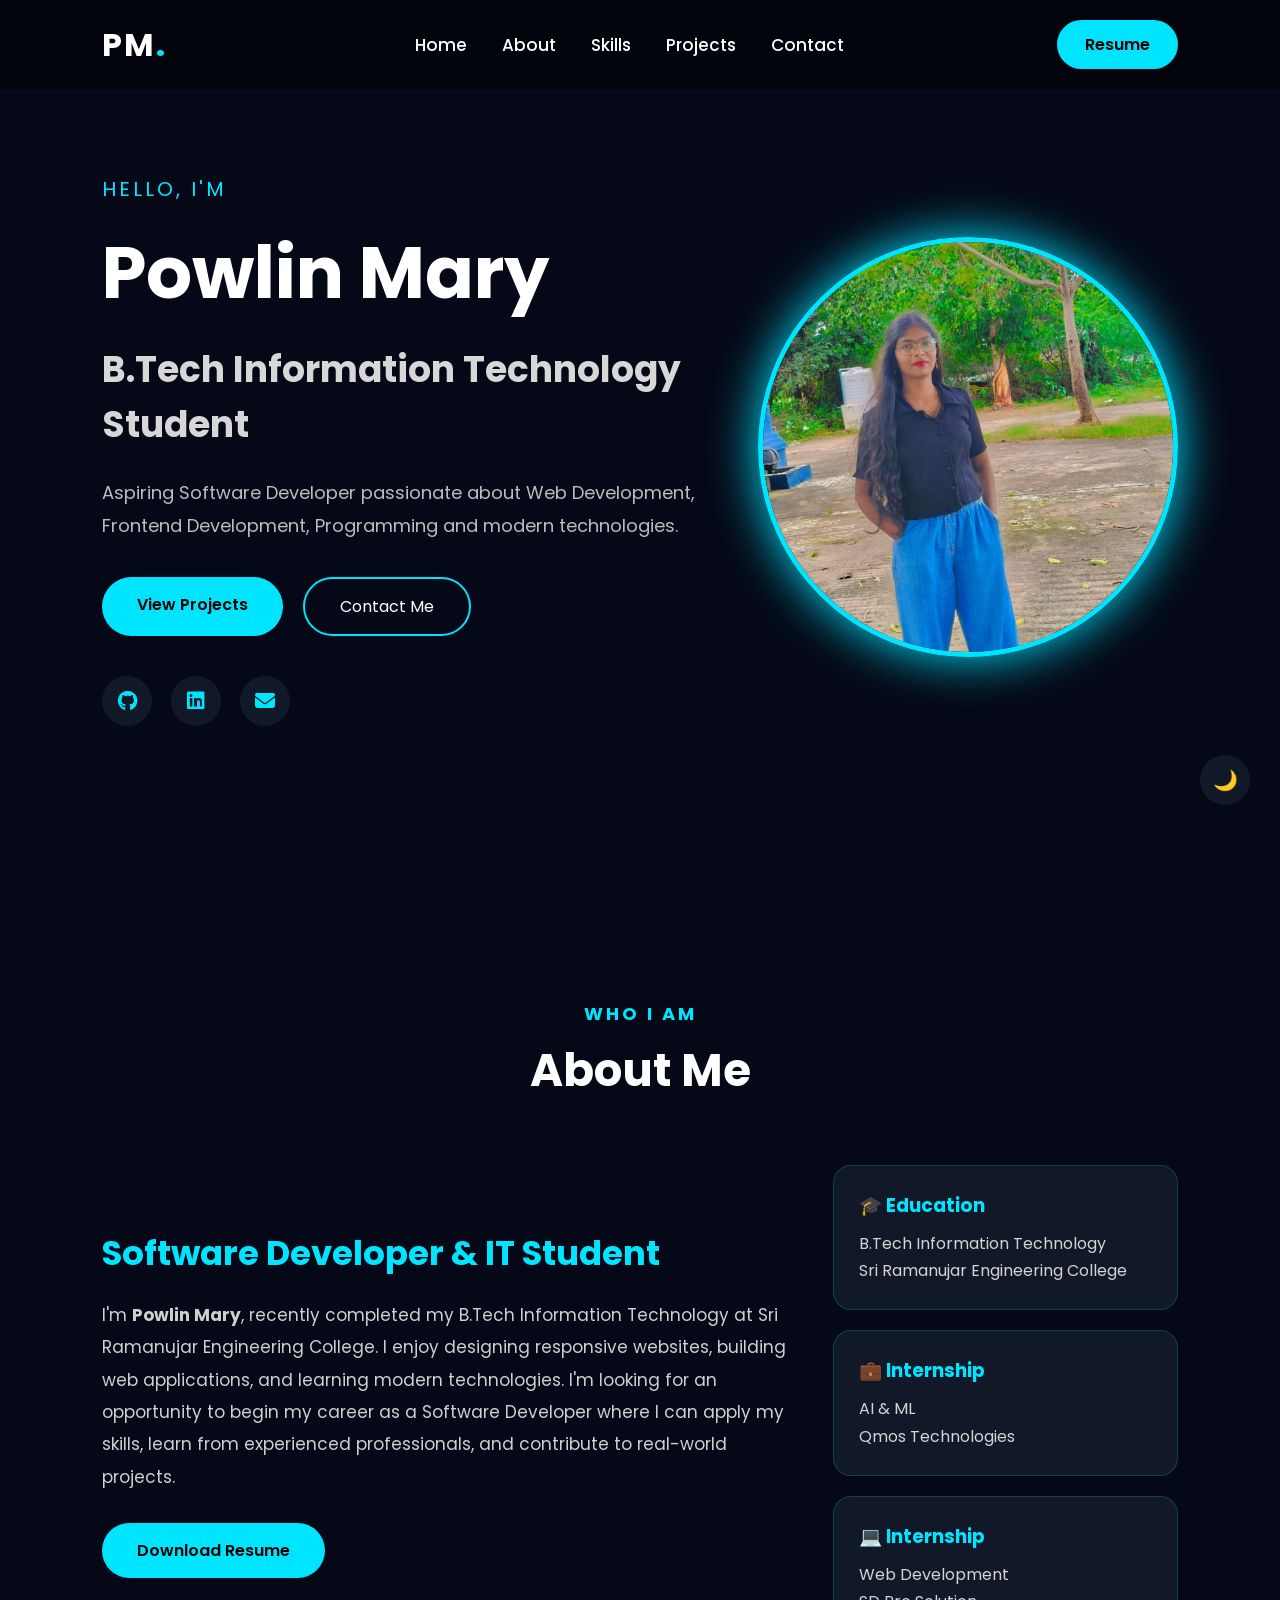
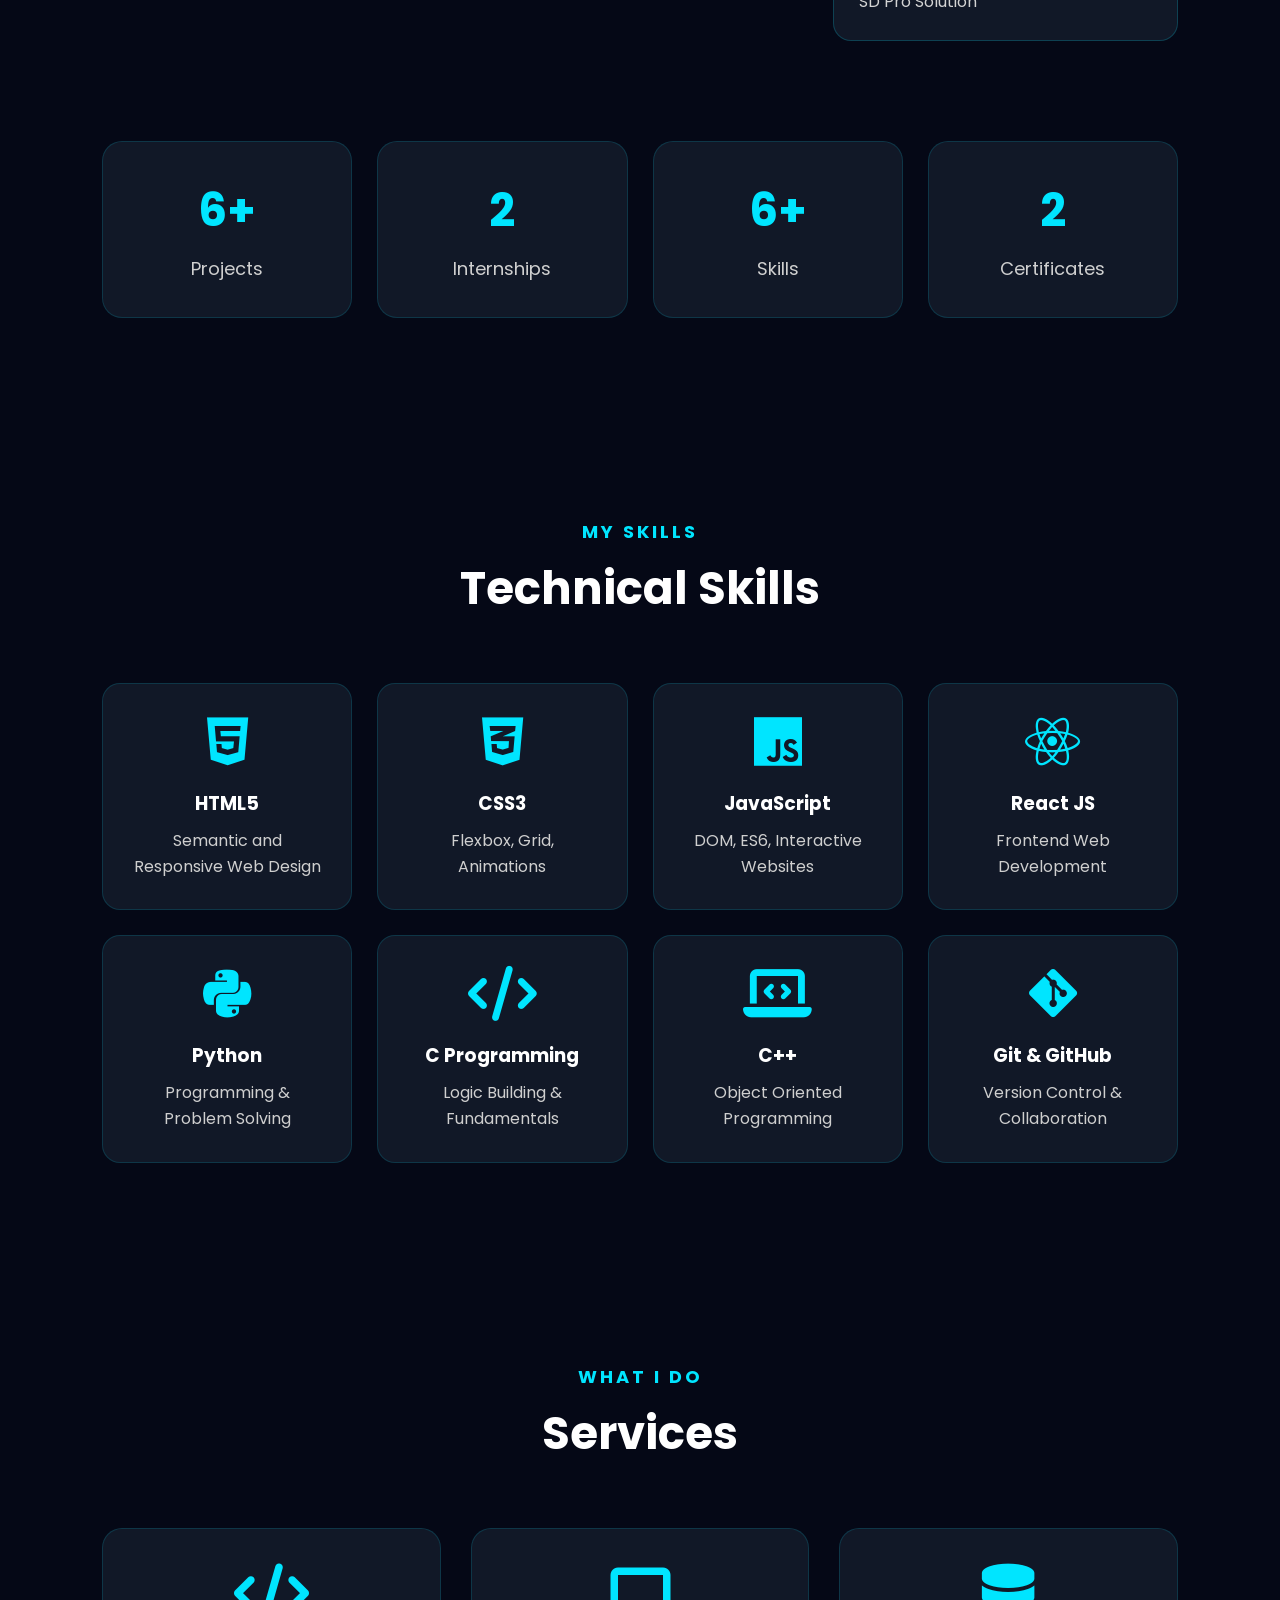
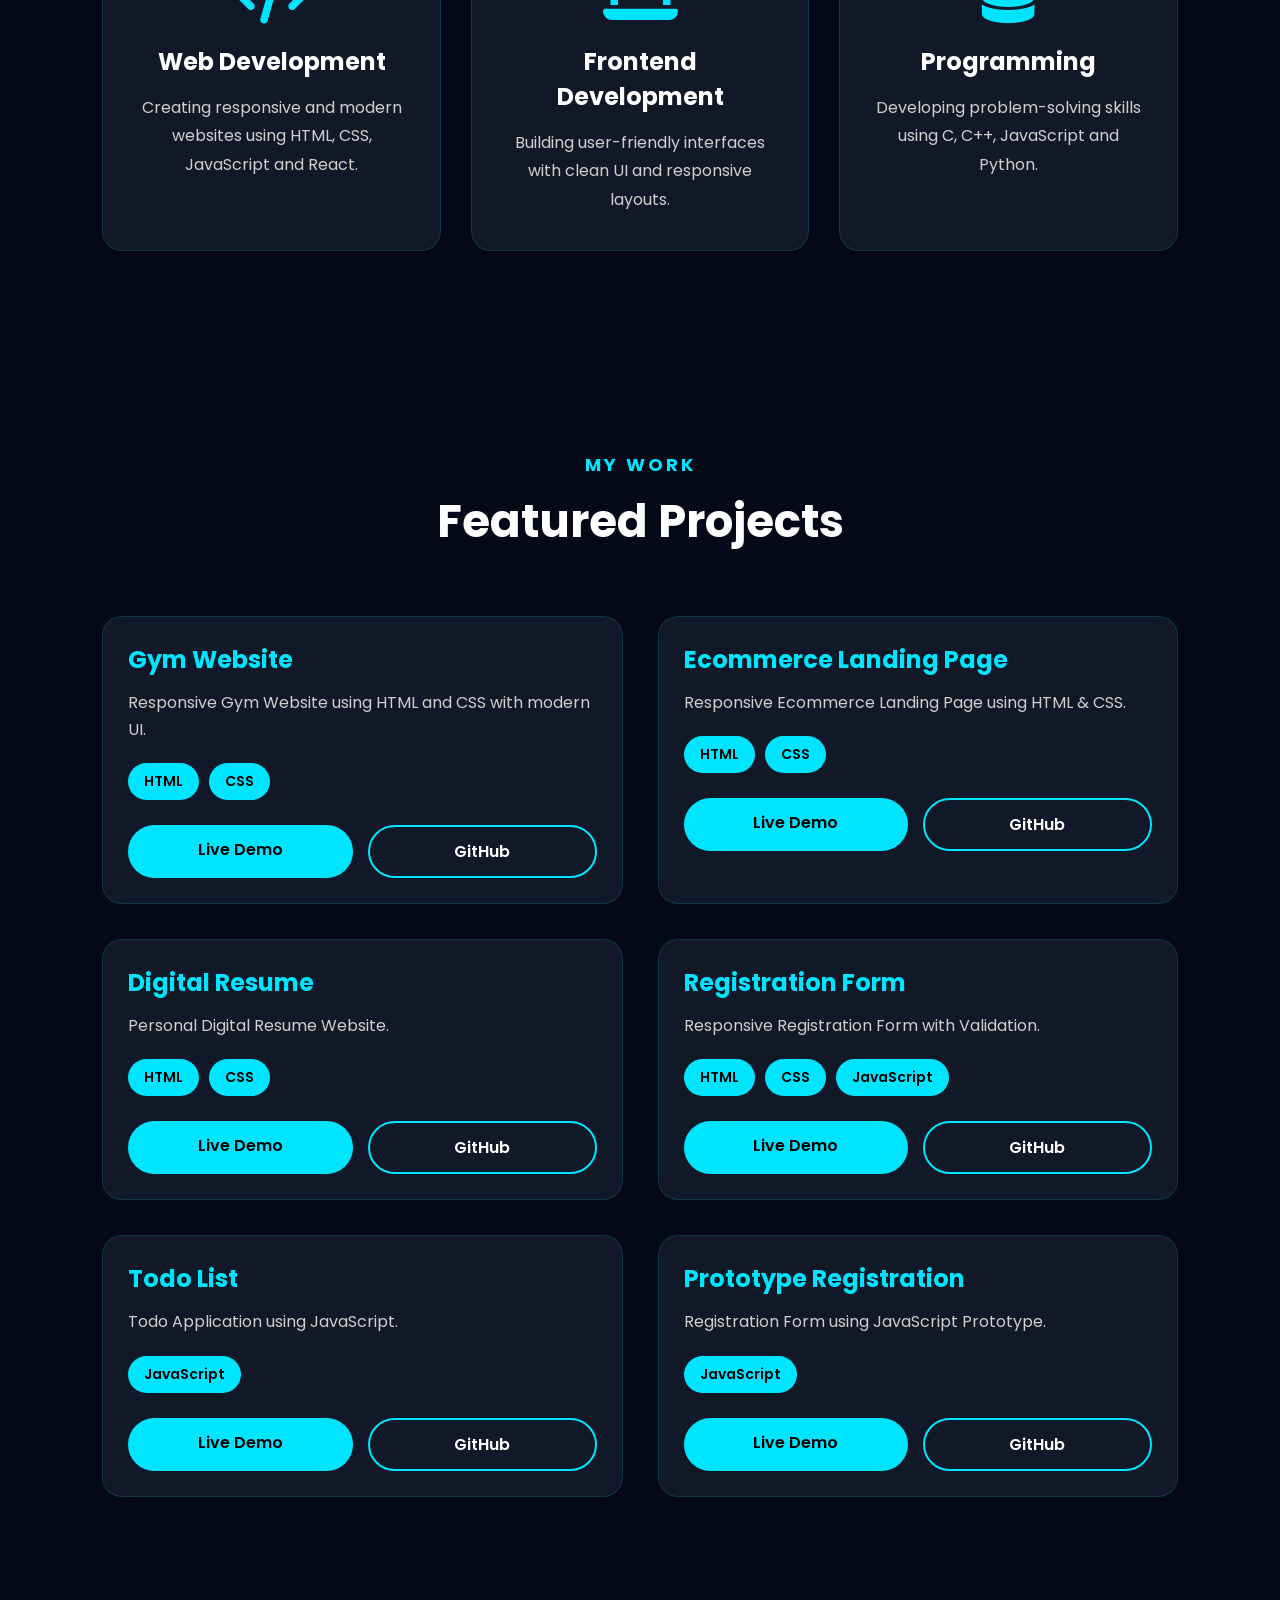
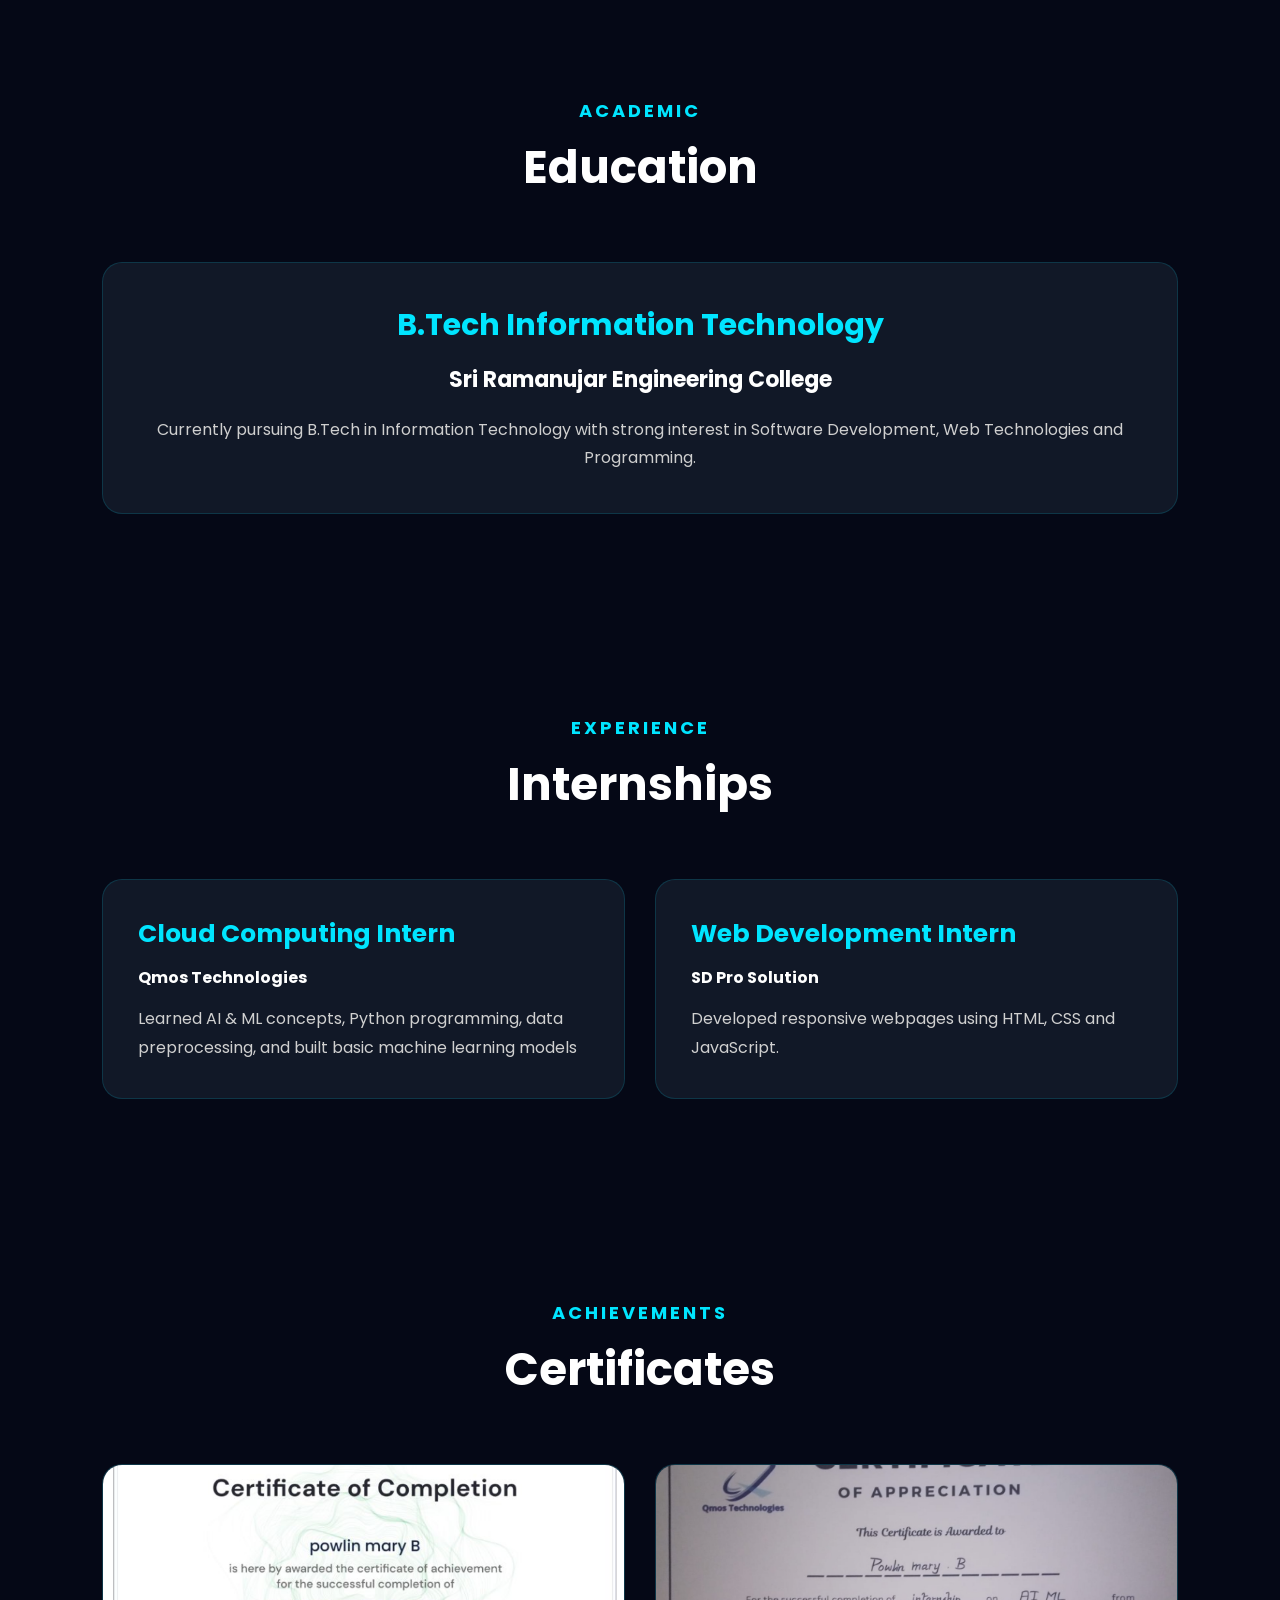
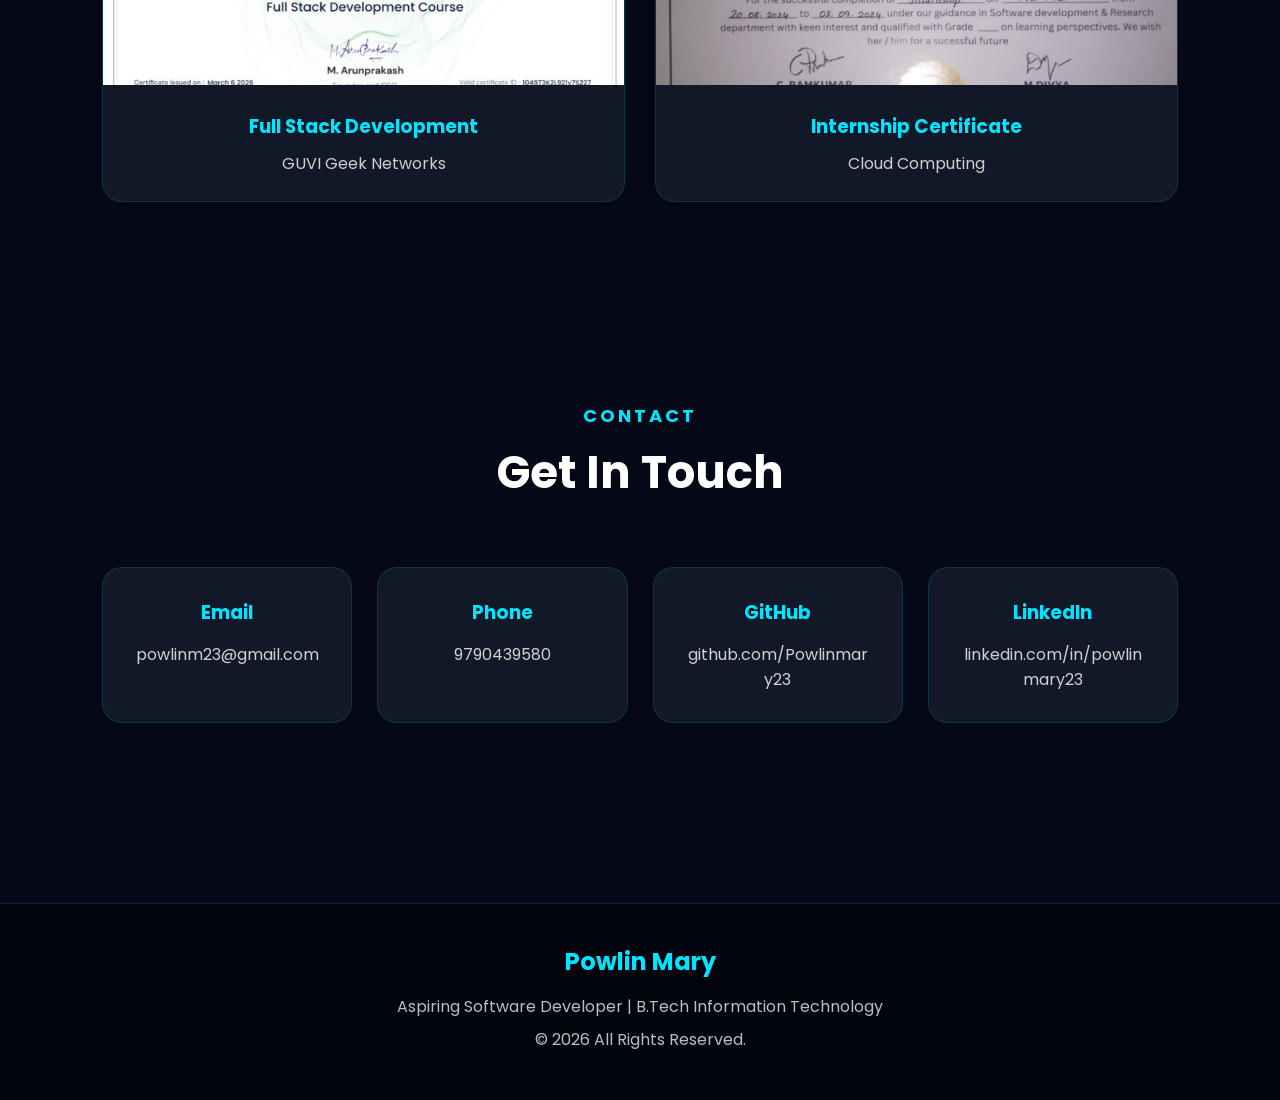
<file: index.html>
<!DOCTYPE html>
<html lang="en">
<head>
    <meta charset="UTF-8">
    <meta name="viewport" content="width=device-width, initial-scale=1.0">
    <title>Powlin Mary | Software Developer</title>

    <link rel="stylesheet" href="style.css">

    <link href="https://fonts.googleapis.com/css2?family=Poppins:wght@300;400;500;600;700;800&display=swap" rel="stylesheet">

    <link rel="stylesheet"
    href="https://cdnjs.cloudflare.com/ajax/libs/font-awesome/6.7.2/css/all.min.css">
</head>

<body>

<!-- ================= HEADER ================= -->

<header>

    <div class="logo">
        PM<span>.</span>
    </div>

    <nav>

        <ul>

            <li><a href="#home">Home</a></li>

            <li><a href="#about">About</a></li>

            <li><a href="#skills">Skills</a></li>

            <li><a href="#projects">Projects</a></li>

            <li><a href="#contact">Contact</a></li>

        </ul>

    </nav>

    <a href="resume.pdf.pdf" class="resume-btn">
        Resume
    </a>

</header>

<!-- ================= HERO ================= -->

<section class="hero" id="home">

    <div class="hero-content">

        <p class="hello">
            HELLO, I'M
        </p>

        <h1>
            Powlin Mary
        </h1>

        <h2>
            B.Tech Information Technology Student
        </h2>

        <p class="hero-text">

            Aspiring Software Developer passionate about
            Web Development,
            Frontend Development,
            Programming and modern technologies.

        </p>

        <div class="hero-buttons">

            <a href="#projects" class="btn">
                View Projects
            </a>

            <a href="#contact" class="btn2">
                Contact Me
            </a>

        </div>

        <div class="social-icons">

            <a href="https://github.com/Powlinmary23" target="_blank">
                <i class="fab fa-github"></i>
            </a>

            <a href="https://linkedin.com/in/powlinmary23" target="_blank">
                <i class="fab fa-linkedin"></i>
            </a>

            <a href="mailto:powlinm23@gmail.com">
                <i class="fas fa-envelope"></i>
            </a>

        </div>

    </div>

    <div class="hero-image">

        <img src="images/profile.jpg.jpeg" alt="Profile">

    </div>

</section>
<!-- ================= ABOUT ================= -->

<section id="about" class="about">

<div class="section-title">

<h5>WHO I AM</h5>

<h2>About Me</h2>

</div>

<div class="about-container">

<div class="about-text">

<h3>Software Developer & IT Student</h3>

<p>

I'm <strong>Powlin Mary</strong>, recently completed my
B.Tech Information Technology at
Sri Ramanujar Engineering College.

I enjoy designing responsive websites,
building web applications,
and learning modern technologies.

I'm looking for an opportunity
to begin my career as a Software Developer
where I can apply my skills,
learn from experienced professionals,
and contribute to real-world projects.

</p>

<a href="resume.pdf.pdf" download class="about-btn">

Download Resume

</a>

</div>

<div class="about-cards">

<div class="card">

<h3>🎓 Education</h3>

<p>

B.Tech Information Technology

<br>

Sri Ramanujar Engineering College

</p>

</div>

<div class="card">

<h3>💼 Internship</h3>

<p>

AI & ML

<br>

Qmos Technologies

</p>

</div>

<div class="card">

<h3>💻 Internship</h3>

<p>

Web Development

<br>

SD Pro Solution

</p>

</div>

</div>

</div>

</section>

<!-- ================= STATS ================= -->

<section class="stats">

<div class="stat-box">

<h2>6+</h2>

<p>Projects</p>

</div>

<div class="stat-box">

<h2>2</h2>

<p>Internships</p>

</div>

<div class="stat-box">

<h2>6+</h2>

<p>Skills</p>

</div>

<div class="stat-box">

<h2>2</h2>

<p>Certificates</p>

</div>

</section>
<!-- ================= SKILLS ================= -->

<section id="skills" class="skills">

<div class="section-title">

<h5>MY SKILLS</h5>

<h2>Technical Skills</h2>

</div>

<div class="skills-container">

<div class="skill-card">
<i class="fab fa-html5"></i>
<h3>HTML5</h3>
<p>Semantic and Responsive Web Design</p>
</div>

<div class="skill-card">
<i class="fab fa-css3-alt"></i>
<h3>CSS3</h3>
<p>Flexbox, Grid, Animations</p>
</div>

<div class="skill-card">
<i class="fab fa-js"></i>
<h3>JavaScript</h3>
<p>DOM, ES6, Interactive Websites</p>
</div>

<div class="skill-card">
<i class="fab fa-react"></i>
<h3>React JS</h3>
<p>Frontend Web Development</p>
</div>

<div class="skill-card">
<i class="fab fa-python"></i>
<h3>Python</h3>
<p>Programming & Problem Solving</p>
</div>

<div class="skill-card">
<i class="fas fa-code"></i>
<h3>C Programming</h3>
<p>Logic Building & Fundamentals</p>
</div>

<div class="skill-card">
<i class="fas fa-laptop-code"></i>
<h3>C++</h3>
<p>Object Oriented Programming</p>
</div>

<div class="skill-card">
<i class="fab fa-git-alt"></i>
<h3>Git & GitHub</h3>
<p>Version Control & Collaboration</p>
</div>

</div>

</section>

<!-- ================= SERVICES ================= -->

<section class="services">

<div class="section-title">

<h5>WHAT I DO</h5>

<h2>Services</h2>

</div>

<div class="service-container">

<div class="service-card">

<i class="fas fa-code"></i>

<h3>Web Development</h3>

<p>

Creating responsive and modern websites
using HTML, CSS, JavaScript and React.

</p>

</div>

<div class="service-card">

<i class="fas fa-laptop"></i>

<h3>Frontend Development</h3>

<p>

Building user-friendly interfaces with
clean UI and responsive layouts.

</p>

</div>

<div class="service-card">

<i class="fas fa-database"></i>

<h3>Programming</h3>

<p>

Developing problem-solving skills using
C, C++, JavaScript and Python.

</p>

</div>

</div>

</section>
<!-- ================= PROJECTS ================= -->

<section id="projects" class="projects">

<div class="section-title">

<h5>MY WORK</h5>

<h2>Featured Projects</h2>

</div>

<div class="projects-container">

<!-- Project 1 -->

<div class="project-card">

<div class="project-content">

<h3>Gym Website</h3>

<p>
Responsive Gym Website using HTML and CSS with modern UI.
</p>

<div class="tech">

<span>HTML</span>

<span>CSS</span>

</div>

<div class="project-buttons">

<a href="projects/mini-project-1/index.html" target="_blank">  
Live Demo
</a>

<a href="https://github.com/Powlinmary23" target="_blank">
GitHub
</a>

</div>

</div>

</div>

<!-- Project 2 -->

<div class="project-card">


<div class="project-content">

<h3>Ecommerce Landing Page</h3>

<p>
Responsive Ecommerce Landing Page using HTML & CSS.
</p>

<div class="tech">

<span>HTML</span>

<span>CSS</span>

</div>

<div class="project-buttons">

<a href="projects/mini-project-2/index.html" target="_blank">
Live Demo
</a>

<a href="https://github.com/Powlinmary23" target="_blank">
GitHub
</a>

</div>

</div>

</div>

<!-- Project 3 -->

<div class="project-card">

<div class="project-content">

<h3>Digital Resume</h3>

<p>
Personal Digital Resume Website.
</p>

<div class="tech">

<span>HTML</span>

<span>CSS</span>

</div>

<div class="project-buttons">

<a href="projects/mini-project-3/index.html" target="_blank">
Live Demo
</a>

<a href="https://github.com/Powlinmary23" target="_blank">
GitHub
</a>

</div>

</div>

</div>

<!-- Project 4 -->

<div class="project-card">

<div class="project-content">

<h3>Registration Form</h3>

<p>
Responsive Registration Form with Validation.
</p>

<div class="tech">

<span>HTML</span>

<span>CSS</span>

<span>JavaScript</span>

</div>

<div class="project-buttons">

<a href="projects/mini-project-4/index.html" target="_blank">
Live Demo
</a>

<a href="https://github.com/Powlinmary23" target="_blank">
GitHub
</a>

</div>

</div>

</div>

<!-- Project 5 -->

<div class="project-card">

<div class="project-content">

<h3>Todo List</h3>

<p>
Todo Application using JavaScript.
</p>

<div class="tech">

<span>JavaScript</span>

</div>

<div class="project-buttons">

<a href="projects/mini-project-5/index.html" target="_blank">
Live Demo
</a>

<a href="https://github.com/Powlinmary23" target="_blank">
GitHub
</a>

</div>

</div>

</div>

<!-- Project 6 -->

<div class="project-card">

<div class="project-content">

<h3>Prototype Registration</h3>

<p>
Registration Form using JavaScript Prototype.
</p>

<div class="tech">

<span>JavaScript</span>

</div>

<div class="project-buttons">

<a href="projects/mini-project-6/index.html" target="_blank">
Live Demo
</a>

<a href="https://github.com/Powlinmary23" target="_blank">
GitHub
</a>

</div>

</div>

</div>

</div>

</section>
<!-- ================= EDUCATION ================= -->

<section class="education" id="education">

<div class="section-title">
<h5>ACADEMIC</h5>
<h2>Education</h2>
</div>

<div class="education-card">

<h3>B.Tech Information Technology</h3>

<h4>Sri Ramanujar Engineering College</h4>

<p>
Currently pursuing B.Tech in Information Technology with
strong interest in Software Development,
Web Technologies and Programming.
</p>

</div>

</section>

<!-- ================= INTERNSHIP ================= -->

<section class="internship">

<div class="section-title">
<h5>EXPERIENCE</h5>
<h2>Internships</h2>
</div>

<div class="internship-container">

<div class="internship-card">

<h3>Cloud Computing Intern</h3>

<h4>Qmos Technologies</h4>

<p>

Learned AI & ML concepts, Python programming, data preprocessing, and built basic machine learning models

</p>

</div>

<div class="internship-card">

<h3>Web Development Intern</h3>

<h4>SD Pro Solution</h4>

<p>

Developed responsive webpages
using HTML, CSS and JavaScript.

</p>

</div>

</div>

</section>

<!-- ================= CERTIFICATES ================= -->

<section class="certificates">

<div class="section-title">

<h5>ACHIEVEMENTS</h5>

<h2>Certificates</h2>

</div>

<div class="certificate-container">

<div class="certificate-card">

<img src="images/certificate.png.png" alt="Certificate">

<h3>Full Stack Development</h3>

<p>GUVI Geek Networks</p>

</div>

<div class="certificate-card">

<img src="images/certificate2.png.jpeg" alt="Certificate">

<h3>Internship Certificate</h3>

<p>Cloud Computing</p>

</div>

</div>

</section>

<!-- ================= CONTACT ================= -->

<section id="contact" class="contact">

<div class="section-title">

<h5>CONTACT</h5>

<h2>Get In Touch</h2>

</div>

<div class="contact-container">

<div class="contact-box">

<h3>Email</h3>

<p>powlinm23@gmail.com</p>

</div>

<div class="contact-box">

<h3>Phone</h3>

<p>9790439580</p>

</div>

<div class="contact-box">

<h3>GitHub</h3>

<a href="https://github.com/Powlinmary23" target="_blank">

github.com/Powlinmary23

</a>

</div>

<div class="contact-box">

<h3>LinkedIn</h3>

<a href="https://linkedin.com/in/powlinmary23" target="_blank">

linkedin.com/in/powlinmary23

</a>

</div>

</div>

</section>

<!-- ================= FOOTER ================= -->

<footer>

<h2>Powlin Mary</h2>

<p>

Aspiring Software Developer |
B.Tech Information Technology

</p>

<p>

© 2026 All Rights Reserved.

</p>

</footer>

<script src="script.js"></script>

</body>

</html>
</file>
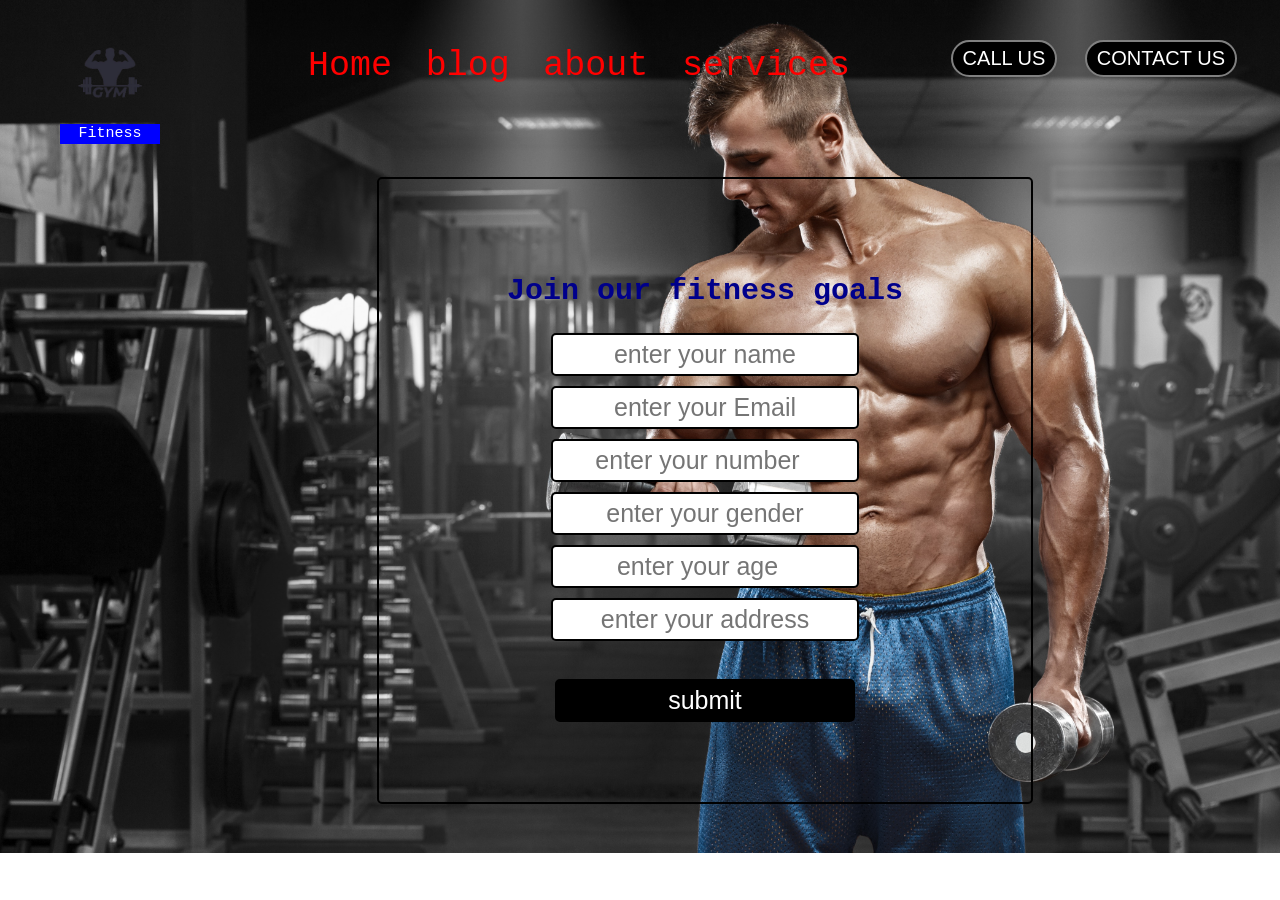
<file: projects/mini-project-1/index.html>
<!DOCTYPE html>
<html lang="en">
<head>
    <meta charset="UTF-8">
    <meta name="viewport" content="width=device-width, initial-scale=1.0">
    <title>GYM website</title>
    <link rel="stylesheet" href="./static/css/style.css">
</head>
<body>

    <header class="header">
        <!--logo section1-->
<div class="left">
    <img src="./static/images/left_corner_-removebg-preview.png" alt="Not found">
    <div>Fitness</div>
</div>
        <!--navbar section 2-->
<div class="mid">
    <ul class="navbar">
        <li><a href="">Home</a></li>
        <li><a href="">blog</a></li>
        <li><a href="">about</a></li>
        <li><a href="">services</a></li>

     </ul>
</div>

<div class="right">

    <button class="btn">CALL US</button>
    <button class="btn">CONTACT US</button>
</div>

    </header>

    <section class="container">
        <h1>Join our fitness goals</h1>
        <form action="">

            <div class="form-group">
                <input type="text"placeholder="enter your name">
                </div>

                 <div class="form-group">
                <input type="email"placeholder="enter your Email">
                </div>

                 <div class="form-group">
                <input type="number"placeholder="enter your number">
                </div>

                 <div class="form-group">
                <input type="text"placeholder="enter your gender">
                </div>

                 <div class="form-group">
                <input type="number"placeholder="enter your age">
                </div>

                 <div class="form-group">
                <input type="text"placeholder="enter your address">
                </div>

                <br>
                <button class="btn"type="submit">submit</button>

        </form>
    </section>

</body>
</html>
</file>
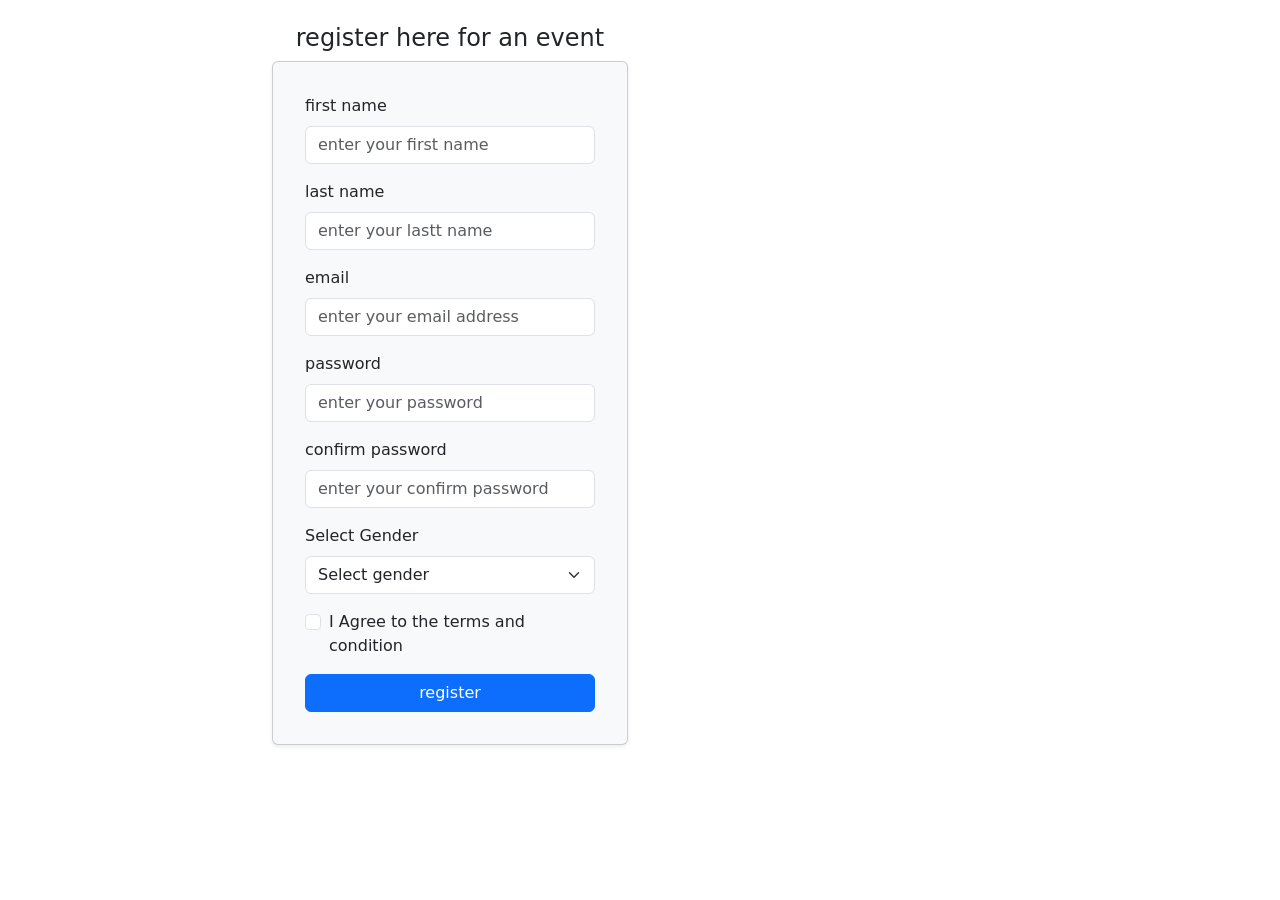
<file: projects/mini-project-4/index.html>
<!DOCTYPE html>
<html lang="en">

<head>
    <meta charset="UTF-8">
    <title>registration Form</title>

    <!-- Bootstrap CSS -->
    <link href="https://cdn.jsdelivr.net/npm/bootstrap@5.3.2/dist/css/bootstrap.min.css" rel="stylesheet">
</head>

<body>

    <div class="container mt-4">
        <div class="row justify-content-center">
            <div class="col-md-4"> <!-- width control -->

                <h4 class="text-center"> register here for an event</h4>
                <div class="card bg-light p-3 shadow-sm">
                    <div class="card-body">
                        <form action="">
                            <div class="mb-3">
                                <label for="firstName" class="form-label">first name</label>
                                <input type="text" class="form-control" id="firstname"
                                    placeholder="enter your first name" required>
                            </div>
                            <div class="mb-3">
                                <label for="lastName" class="form-label">last name</label>
                                <input type="text" class="form-control" id="lasttname"
                                    placeholder="enter your lastt name" required>
                            </div>
                            <div class="mb-3">
                                <label for="email" class="form-label">email</label>
                                <input type="text" class="form-control" id="email"
                                    placeholder="enter your email address" required>
                            </div>
                            <div class="mb-3">
                                <label for="password" class="form-label">password</label>
                                <input type="text" class="form-control" id="password" placeholder="enter your password"
                                    required>
                            </div>
                            <div class="mb-3">
                                <label for="confirm password" class="form-label">confirm password</label>
                                <input type="text" class="form-control" id="confirm password"
                                    placeholder="enter your confirm password" required>
                            </div>

                            <div class="mb-3">
                                <label class="form-label">Select Gender</label>
                                <select class="form-select mb-3">
                                    <option>Select gender</option>
                                    <option>Male</option>
                                    <option>Female</option>
                                    <option>Other</option>
                                </select>
                            </div>
                            <div class="mb-3 form-check">
                                <input type="checkbox" class="form-check-input" id="terms" required>
                                <label class="form-check-label" for="terms"> I Agree to the terms and condition</label>
                            </div>
                            <button type="submit" class="btn btn-primary w-100">register</button>
                        </form>
                    </div>
                </div>
            </div>
            <div class="col-md-4"></div>
        </div>
    </div>
    <script src="https://cdn.jsdelivr.net/npm/bootstrap@5.3.8/dist/js/bootstrap.bundle.min.js"></script>
</body>

</html>
</file>
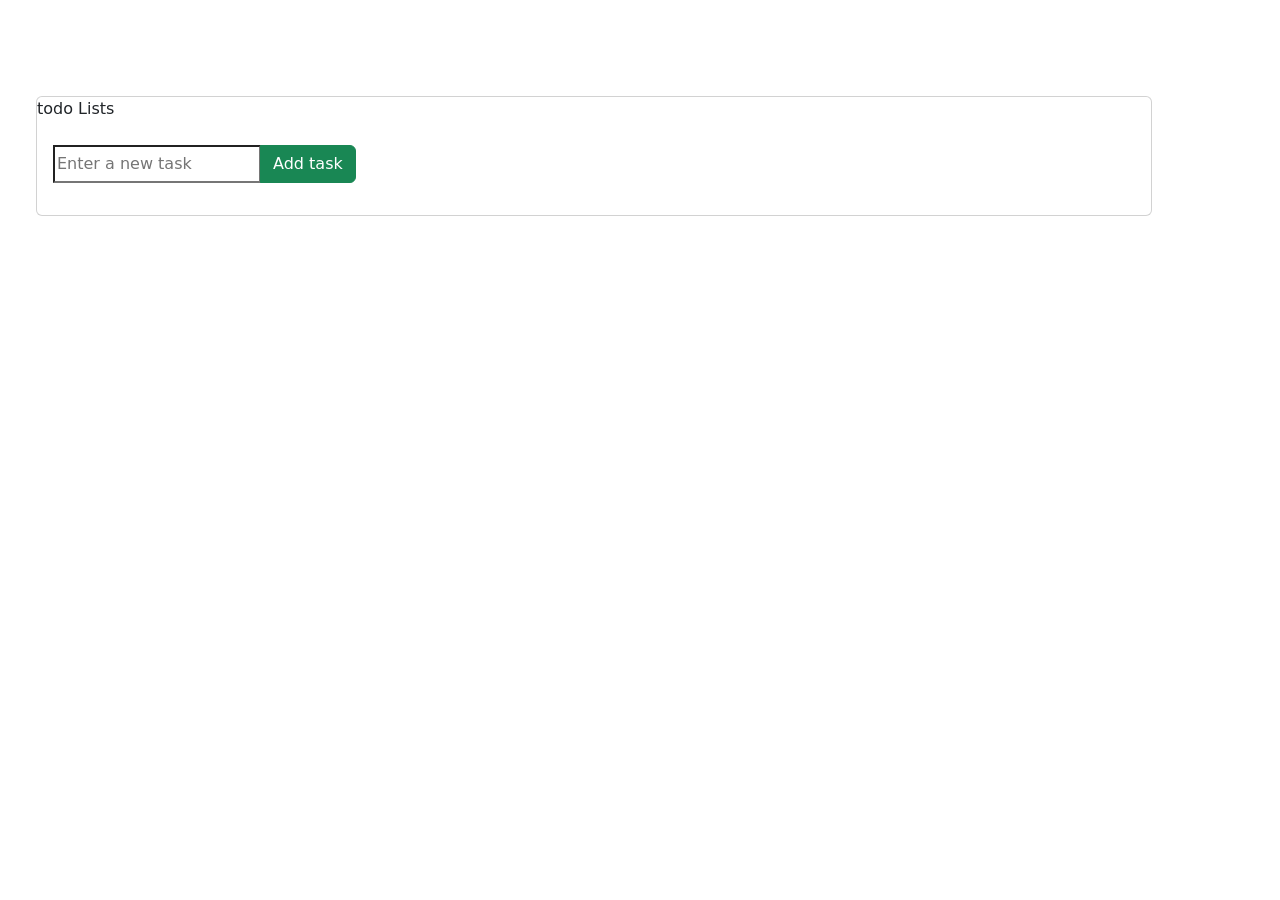
<file: projects/mini-project-5/index.html>
<!doctype html>
<html lang="en">

<head>
    <meta charset="utf-8">
    <meta name="viewport" content="width=device-width, initial-scale=1">
    <title>todo Lists</title>
    <link href="https://cdn.jsdelivr.net/npm/bootstrap@5.3.8/dist/css/bootstrap.min.css" rel="stylesheet"
        integrity="sha384-sRIl4kxILFvY47J16cr9ZwB07vP4J8+LH7qKQnuqkuIAvNWLzeN8tE5YBujZqJLB" crossorigin="anonymous">
        <link rel="stylesheet" href="style.css">
</head>

<body>
    <br>
    <br>
    <br>
    <div class="container m-4">
        <div class="Row">
            <div class="col-md-3"></div>
            <div class="col-md-4"></div>
            <div class="card">
                <div class="card-title">todo Lists</div>
                <div class="card-body">
                    <div class="form-group">
                        <div class="input-group mb-3">
                            <input type="form-control" type="text" id="todoInput" placeholder="Enter a new task">
                            <button class="btn btn-success" id="addTodoButton"> Add task</button>
                        </div>
                    </div>
                    <ul id="todolists" class="list-group">

                    </ul>


                </div>
                <div class="col-md-3"></div>
            </div>
        </div>
        <script src="https://cdn.jsdelivr.net/npm/bootstrap@5.3.8/dist/js/bootstrap.bundle.min.js"
            integrity="sha384-FKyoEForCGlyvwx9Hj09JcYn3nv7wiPVlz7YYwJrWVcXK/BmnVDxM+D2scQbITxI"
            crossorigin="anonymous"></script>
            <script src="./script.js"></script>
</body>

</html>
</file>
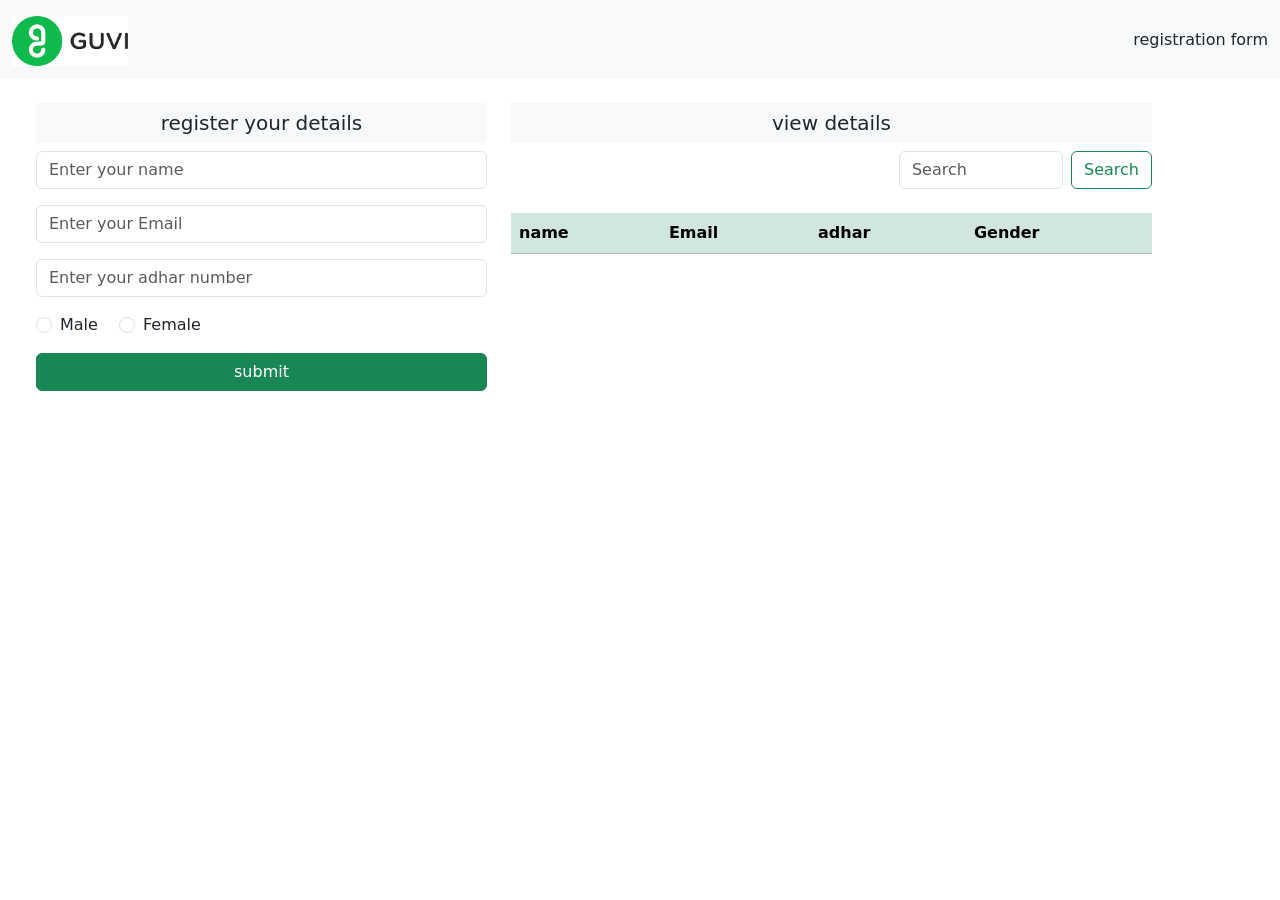
<file: projects/mini-project-6/index.html>
<!doctype html>
<html lang="en">

<head>
    <meta charset="utf-8">
    <meta name="viewport" content="width=device-width, initial-scale=1">
    <title>registration form using function prototype | class and objects of es6</title>
    <link href="https://cdn.jsdelivr.net/npm/bootstrap@5.3.8/dist/css/bootstrap.min.css" rel="stylesheet"
        integrity="sha384-sRIl4kxILFvY47J16cr9ZwB07vP4J8+LH7qKQnuqkuIAvNWLzeN8tE5YBujZqJLB" crossorigin="anonymous">
</head>

<body>

    <nav class="navbar bg-body-tertiary">
        <div class="container-fluid">
            <a class="navbar-brand" href="#">
                <img src="guvi logo.png" alt="Logo" height="50" class="d-inline-block align-text-top">

            </a>
            registration form
        </div>
    </nav>
    <div class="container m-4">
        <div class="row">
            <div class="col-md-5">
                <h5 class="text-center bg-light text-dark p-2">register your details</h5>
                <form id="registerform">
                    <div class="form-group">

                        <input type="text" class="form-control mb-3" name="name" id="name"
                            placeholder="Enter your name">
                    </div>
                    <div class="form-group">
                        <input type="text" class="form-control mb-3" name="email" id="email"
                            placeholder="Enter your Email">
                    </div>
                    <div class="form-group">
                        <input type="number" class="form-control mb-3" name="adhar" id="adhar"
                            placeholder="Enter your adhar number">
                    </div>



                    <div class="form-check form-check-inline mb-3">
                        <input type="radio" class="form-check-input" name="type" id="male" value="male">
                        <label for="form-check-label">Male</label>
                    </div>
                    <div class="form-check form-check-inline">
                        <input type="radio" class="form-check-input" name="type" id="female" value="female">
                        <label for="form-check-label">Female</label>
                    </div>
                    <div class="d-grid gap-2">
                        <button type="submit" class="btn btn-success">submit</button>
                    </div>
                </form>

            </div>
            <div class="col-md-7">
                <div id="showmessage"></div>
                <h5 class="text-center bg-light text-dark p-2">view details</h5>
                <div class="row">
                    <div class="col-md-7"></div>
                    <div class="col-md-5">


                        <form class="d-flex" role="search">
                            <input class="form-control me-2" type="search" placeholder="Search" aria-label="Search" />
                            <button class="btn btn-outline-success" type="submit">Search</button>
                        </form>
                    </div>
                </div>
                <br>
                <table class="table table-success">
                    <thead>
                        <th scope="col">name</th>
                        <th scope="col">Email</th>
                        <th scope="col">adhar</th>
                        <th scope="col">Gender</th>
                        </tr>
                    </thead>
                    <tbody id="tablebody"></tbody>
                </table>

            </div>
        </div>

    </div>
    <script src="https://cdn.jsdelivr.net/npm/bootstrap@5.3.8/dist/js/bootstrap.bundle.min.js"
        integrity="sha384-FKyoEForCGlyvwx9Hj09JcYn3nv7wiPVlz7YYwJrWVcXK/BmnVDxM+D2scQbITxI"
        crossorigin="anonymous"></script>
    <script src="./scripts6.js">
    </script>
</body>

</html>
</file>
<file: style.css>
/* ===============================
   GOOGLE FONT
================================ */

@import url('https://fonts.googleapis.com/css2?family=Poppins:wght@300;400;500;600;700;800&display=swap');

/* ===============================
   RESET
================================ */

*{
margin:0;
padding:0;
box-sizing:border-box;
scroll-behavior:smooth;
font-family:'Poppins',sans-serif;
}

body{

background:#050816;

color:#ffffff;

overflow-x:hidden;

}

/* ===============================
   SCROLLBAR
================================ */

::-webkit-scrollbar{

width:8px;

}

::-webkit-scrollbar-track{

background:#050816;

}

::-webkit-scrollbar-thumb{

background:#00e5ff;

border-radius:20px;

}

/* ===============================
   HEADER
================================ */

header{

position:fixed;

top:0;

left:0;

width:100%;

padding:20px 8%;

display:flex;

justify-content:space-between;

align-items:center;

background:rgba(0,0,0,.45);

backdrop-filter:blur(12px);

z-index:1000;

}

/* ===============================
   LOGO
================================ */

.logo{

font-size:32px;

font-weight:700;

color:white;

letter-spacing:2px;

}

.logo span{

color:#00e5ff;

}

/* ===============================
   NAVBAR
================================ */

nav ul{

display:flex;

list-style:none;

}

nav ul li{

margin-left:35px;

}

nav ul li a{

text-decoration:none;

color:white;

font-size:17px;

transition:.4s;

font-weight:500;

}

nav ul li a:hover{

color:#00e5ff;

}

/* ===============================
   RESUME BUTTON
================================ */

.resume-btn{

padding:12px 28px;

background:#00e5ff;

color:#000;

border-radius:30px;

text-decoration:none;

font-weight:600;

transition:.4s;

}

.resume-btn:hover{

transform:translateY(-5px);

box-shadow:0 0 25px #00e5ff;

}

/* ===============================
   HERO
================================ */

.hero{

min-height:100vh;

display:flex;

justify-content:space-between;

align-items:center;

padding:130px 8%;

}

.hero-content{

max-width:650px;

}

.hello{

color:#00e5ff;

font-size:20px;

letter-spacing:3px;

margin-bottom:15px;

}

.hero-content h1{

font-size:72px;

margin-bottom:15px;

}

.hero-content h2{

font-size:36px;

color:#d7d7d7;

margin-bottom:25px;

}

.hero-text{

font-size:18px;

line-height:1.8;

color:#bcbcbc;

margin-bottom:35px;

}

/* ===============================
   HERO BUTTONS
================================ */

.hero-buttons{

display:flex;

gap:20px;

}

.btn{

padding:15px 35px;

background:#00e5ff;

border-radius:40px;

text-decoration:none;

color:black;

font-weight:600;

transition:.4s;

}

.btn:hover{

transform:translateY(-6px);

box-shadow:0 0 30px #00e5ff;

}

.btn2{

padding:15px 35px;

border:2px solid #00e5ff;

border-radius:40px;

text-decoration:none;

color:white;

transition:.4s;

}

.btn2:hover{

background:#00e5ff;

color:black;

}

/* ===============================
   SOCIAL ICONS
================================ */

.social-icons{

margin-top:40px;

}

.social-icons a{

display:inline-flex;

justify-content:center;

align-items:center;

width:50px;

height:50px;

border-radius:50%;

background:#111827;

margin-right:15px;

color:#00e5ff;

font-size:20px;

transition:.4s;

text-decoration:none;

}

.social-icons a:hover{

background:#00e5ff;

color:black;

transform:translateY(-8px);

}

/* ===============================
   PROFILE IMAGE
================================ */

.hero-image img{

width:420px;

height:420px;

border-radius:50%;

border:5px solid #00e5ff;

object-fit:cover;

box-shadow:0 0 50px #00e5ff;

animation:float 4s ease-in-out infinite;

}

/* ===============================
   FLOAT
================================ */

@keyframes float{

0%{

transform:translateY(0);

}

50%{

transform:translateY(-20px);

}

100%{

transform:translateY(0);

}

}
/* ===============================
   COMMON SECTION
================================ */

section{
padding:100px 8%;
}

.section-title{
text-align:center;
margin-bottom:60px;
}

.section-title h5{
color:#00e5ff;
font-size:18px;
letter-spacing:3px;
margin-bottom:10px;
}

.section-title h2{
font-size:45px;
font-weight:700;
}

/* ===============================
   ABOUT
================================ */

.about-container{
display:grid;
grid-template-columns:2fr 1fr;
gap:40px;
align-items:center;
}

.about-text h3{
font-size:34px;
margin-bottom:20px;
color:#00e5ff;
}

.about-text p{
line-height:1.9;
font-size:17px;
color:#cfcfcf;
margin-bottom:30px;
}

.about-btn{
display:inline-block;
padding:15px 35px;
background:#00e5ff;
color:#000;
text-decoration:none;
font-weight:600;
border-radius:35px;
transition:.4s;
}

.about-btn:hover{
transform:translateY(-6px);
box-shadow:0 0 25px #00e5ff;
}

/* ===============================
   ABOUT CARDS
================================ */

.about-cards{
display:flex;
flex-direction:column;
gap:20px;
}

.card{
background:#111827;
padding:25px;
border-radius:18px;
border:1px solid rgba(0,229,255,.2);
transition:.4s;
}

.card:hover{
transform:translateY(-10px);
border-color:#00e5ff;
box-shadow:0 0 20px rgba(0,229,255,.4);
}

.card h3{
color:#00e5ff;
margin-bottom:10px;
}

.card p{
color:#d4d4d4;
line-height:1.7;
}

/* ===============================
   STATS
================================ */

.stats{
display:grid;
grid-template-columns:repeat(4,1fr);
gap:25px;
padding-top:0;
}

.stat-box{
background:#111827;
padding:35px;
border-radius:20px;
text-align:center;
transition:.4s;
border:1px solid rgba(0,229,255,.15);
}

.stat-box:hover{
transform:translateY(-10px);
box-shadow:0 0 20px rgba(0,229,255,.35);
}

.stat-box h2{
font-size:45px;
color:#00e5ff;
margin-bottom:10px;
}

.stat-box p{
color:#d0d0d0;
font-size:18px;
}

/* ===============================
   SKILLS
================================ */

.skills-container{
display:grid;
grid-template-columns:repeat(auto-fit,minmax(220px,1fr));
gap:25px;
}

.skill-card{
background:#111827;
padding:30px;
border-radius:18px;
text-align:center;
transition:.4s;
border:1px solid rgba(0,229,255,.15);
}

.skill-card:hover{
transform:translateY(-10px);
border-color:#00e5ff;
box-shadow:0 0 25px rgba(0,229,255,.4);
}

.skill-card i{
font-size:55px;
color:#00e5ff;
margin-bottom:20px;
}

.skill-card h3{
margin-bottom:10px;
}

.skill-card p{
color:#cfcfcf;
line-height:1.6;
}
/* ===============================
   SERVICES
================================ */

.service-container{
display:grid;
grid-template-columns:repeat(auto-fit,minmax(280px,1fr));
gap:30px;
}

.service-card{
background:#111827;
padding:35px;
border-radius:20px;
text-align:center;
transition:.4s;
border:1px solid rgba(0,229,255,.15);
}

.service-card:hover{
transform:translateY(-12px);
box-shadow:0 0 25px rgba(0,229,255,.4);
}

.service-card i{
font-size:60px;
color:#00e5ff;
margin-bottom:20px;
}

.service-card h3{
margin-bottom:15px;
font-size:24px;
}

.service-card p{
color:#d0d0d0;
line-height:1.8;
}

/* ===============================
   PROJECTS
================================ */

.projects-container{
display:grid;
grid-template-columns:repeat(auto-fit,minmax(340px,1fr));
gap:35px;
}

.project-card{
background:#111827;
border-radius:20px;
overflow:hidden;
transition:.4s;
border:1px solid rgba(0,229,255,.15);
}

.project-card:hover{
transform:translateY(-10px);
box-shadow:0 0 30px rgba(0,229,255,.45);
}

.project-card img{
width:100%;
height:220px;
object-fit:cover;
transition:.5s;
}

.project-card:hover img{
transform:scale(1.08);
}

.project-content{
padding:25px;
}

.project-content h3{
font-size:24px;
margin-bottom:12px;
color:#00e5ff;
}

.project-content p{
color:#cfcfcf;
line-height:1.7;
margin-bottom:20px;
}

/* ===============================
   TECH TAGS
================================ */

.tech{
display:flex;
flex-wrap:wrap;
gap:10px;
margin-bottom:25px;
}

.tech span{
background:#00e5ff;
color:#000;
padding:8px 16px;
border-radius:30px;
font-size:14px;
font-weight:600;
}

/* ===============================
   PROJECT BUTTONS
================================ */

.project-buttons{
display:flex;
gap:15px;
}

.project-buttons a{
flex:1;
text-align:center;
padding:12px;
background:#00e5ff;
color:#000;
text-decoration:none;
border-radius:30px;
font-weight:600;
transition:.4s;
}

.project-buttons a:last-child{
background:transparent;
border:2px solid #00e5ff;
color:#fff;
}

.project-buttons a:hover{
transform:translateY(-5px);
box-shadow:0 0 20px #00e5ff;
}

.project-buttons a:last-child:hover{
background:#00e5ff;
color:#000;
}
/* ===============================
   EDUCATION
================================ */

.education-card{
background:#111827;
padding:40px;
border-radius:20px;
border:1px solid rgba(0,229,255,.15);
transition:.4s;
text-align:center;
}

.education-card:hover{
transform:translateY(-10px);
box-shadow:0 0 25px rgba(0,229,255,.4);
}

.education-card h3{
font-size:30px;
color:#00e5ff;
margin-bottom:15px;
}

.education-card h4{
font-size:22px;
margin-bottom:20px;
color:#ffffff;
}

.education-card p{
line-height:1.8;
color:#cfcfcf;
}

/* ===============================
   INTERNSHIP
================================ */

.internship-container{
display:grid;
grid-template-columns:repeat(auto-fit,minmax(320px,1fr));
gap:30px;
}

.internship-card{
background:#111827;
padding:35px;
border-radius:20px;
border:1px solid rgba(0,229,255,.15);
transition:.4s;
}

.internship-card:hover{
transform:translateY(-10px);
box-shadow:0 0 25px rgba(0,229,255,.4);
}

.internship-card h3{
color:#00e5ff;
margin-bottom:12px;
font-size:25px;
}

.internship-card h4{
margin-bottom:15px;
}

.internship-card p{
line-height:1.8;
color:#d0d0d0;
}

/* ===============================
   CERTIFICATES
================================ */

.certificate-container{
display:grid;
grid-template-columns:repeat(auto-fit,minmax(320px,1fr));
gap:30px;
}

.certificate-card{
background:#111827;
border-radius:20px;
overflow:hidden;
transition:.4s;
border:1px solid rgba(0,229,255,.15);
text-align:center;
}

.certificate-card:hover{
transform:translateY(-10px);
box-shadow:0 0 25px rgba(0,229,255,.45);
}

.certificate-card img{
width:100%;
height:220px;
object-fit:cover;
}

.certificate-card h3{
margin:20px 0 10px;
color:#00e5ff;
}

.certificate-card p{
padding-bottom:25px;
color:#cfcfcf;
}

/* ===============================
   CONTACT
================================ */

.contact-container{
display:grid;
grid-template-columns:repeat(auto-fit,minmax(250px,1fr));
gap:25px;
}

.contact-box{
background:#111827;
padding:30px;
border-radius:20px;
text-align:center;
transition:.4s;
border:1px solid rgba(0,229,255,.15);
}

.contact-box:hover{
transform:translateY(-10px);
box-shadow:0 0 20px rgba(0,229,255,.4);
}

.contact-box h3{
color:#00e5ff;
margin-bottom:15px;
}

.contact-box p,
.contact-box a{
color:#d0d0d0;
text-decoration:none;
word-break:break-word;
}

.contact-box a:hover{
color:#00e5ff;
}

/* ===============================
   FOOTER
================================ */

footer{
margin-top:80px;
padding:40px 8%;
background:#02040d;
text-align:center;
border-top:1px solid rgba(0,229,255,.15);
}

footer h2{
color:#00e5ff;
margin-bottom:15px;
}

footer p{
color:#bdbdbd;
margin:8px 0;
}

/* ===============================
   RESPONSIVE
================================ */

@media(max-width:992px){

.hero{
flex-direction:column-reverse;
text-align:center;
}

.hero-image img{
width:300px;
height:300px;
margin-bottom:40px;
}

.about-container{
grid-template-columns:1fr;
}

.stats{
grid-template-columns:repeat(2,1fr);
}

.hero-buttons{
justify-content:center;
}

.social-icons{
text-align:center;
}

}

@media(max-width:768px){

header{
padding:15px 5%;
}

nav{
display:none;
}

.hero-content h1{
font-size:48px;
}

.hero-content h2{
font-size:26px;
}

.stats{
grid-template-columns:1fr;
}

.projects-container,
.skills-container,
.service-container,
.contact-container,
.certificate-container,
.internship-container{
grid-template-columns:1fr;
}

}

/* ===============================
   TOP BUTTON
================================ */

#topBtn{

position:fixed;

bottom:30px;

right:30px;

width:50px;

height:50px;

border:none;

border-radius:50%;

background:#00e5ff;

color:#000;

font-size:22px;

cursor:pointer;

display:none;

z-index:999;

transition:.3s;

}

#topBtn:hover{

transform:scale(1.1);

box-shadow:0 0 20px #00e5ff;

}

/* ===============================
   THEME BUTTON
================================ */

#themeBtn{

position:fixed;

bottom:95px;

right:30px;

width:50px;

height:50px;

border:none;

border-radius:50%;

background:#111827;

color:white;

font-size:20px;

cursor:pointer;

z-index:999;

transition:.3s;

}

#themeBtn:hover{

background:#00e5ff;

color:black;

}

/* ===============================
   LIGHT MODE
================================ */

.light-mode{

background:#f5f5f5;

color:#111;

}

.light-mode header{

background:#ffffff;

}

.light-mode .card,
.light-mode .skill-card,
.light-mode .service-card,
.light-mode .project-card,
.light-mode .education-card,
.light-mode .internship-card,
.light-mode .certificate-card,
.light-mode .contact-box{

background:#ffffff;

color:#111;

border:1px solid #ddd;

}

body{

opacity:0;

transition:opacity .8s;

}
</file>
<file: projects/mini-project-1/static/css/style.css>
body{
   font-family: 'Courier New','Courier New', Courier, monospace;
   color: white;
   margin: 0px;
   padding: 0px;
   background: url('../images/1300550.jpg') ;
   background-repeat: no-repeat;
   background-size: 100%;
}
.left{
    display: inline-block;
    position: absolute;
    left: 60px;
    top: 20px;
}
.left img{
    width: 100px;
    filter: invert(100px);
}
.left div{
    line-height: 20px;
    font-size: 15px;
    text-align: center;
}
.left div{
    background-color: blue;
}
.mid{
    display: block;
    width: 60%;
    margin: 30px auto;
}
.navbar{
    display: inline-block;
}
.side-nav a{
    font-size: 28px;
    color: red;
    text-decoration: none;
}
.navbar li{
    display: inline-block;
    font-size: 25px;
}
.navbar li a{
    color: red;
    text-decoration: none;
    padding: 14px 12px;
    font-size: 35px;
}
.navbar li a:hover,.navbar li a.active{
    text-decoration:underline;
    color: red;
}
.right{
    position: absolute;
    right: 34px;
    top: 40px;
    display: inline-block;
}
.btn{
    margin: 0px 9px;
    background-color: rgb(0, 0, 0);
    color: rgb(255, 255, 255);
    padding: 5px 10px;
    border: 2px solid grey;
    border-radius: 25px;
    font-size: 20px;
    cursor: pointer;
}
.btn:hover{
    background-color:black;
    color: black;
}

.container{
    text-align: center;
    border: 2px solid black;
    margin: 75px 377px;
    padding: 70px;
    width: 40%;
    border-radius: 5px;
}
.form-group input{
    text-align: center;
    justify-content: center;
    display: block;
    width: 294px;
    padding: 5px;
    border: 2px solid black;
    margin: 10px auto;
    font-size: 25px;
    border-radius: 5px;
}
input:hover{
    color: rgb(0, 0, 0);
    background-color: rgb(red, green, blue);
}
.container h1{
    text-align: center;
    font-size: 30px;
    color: darkblue;
}
.container button{
    display: block;
    margin: 10px auto;
    width: 300px;
    padding: 5px;
    border: 2px solid black;
    font-size: 25px;
    border-radius: 5px;
}
</file>
<file: projects/mini-project-5/style.css>
.completed{
    text-decoration: line-through;
    color: #888;
}
</file>
